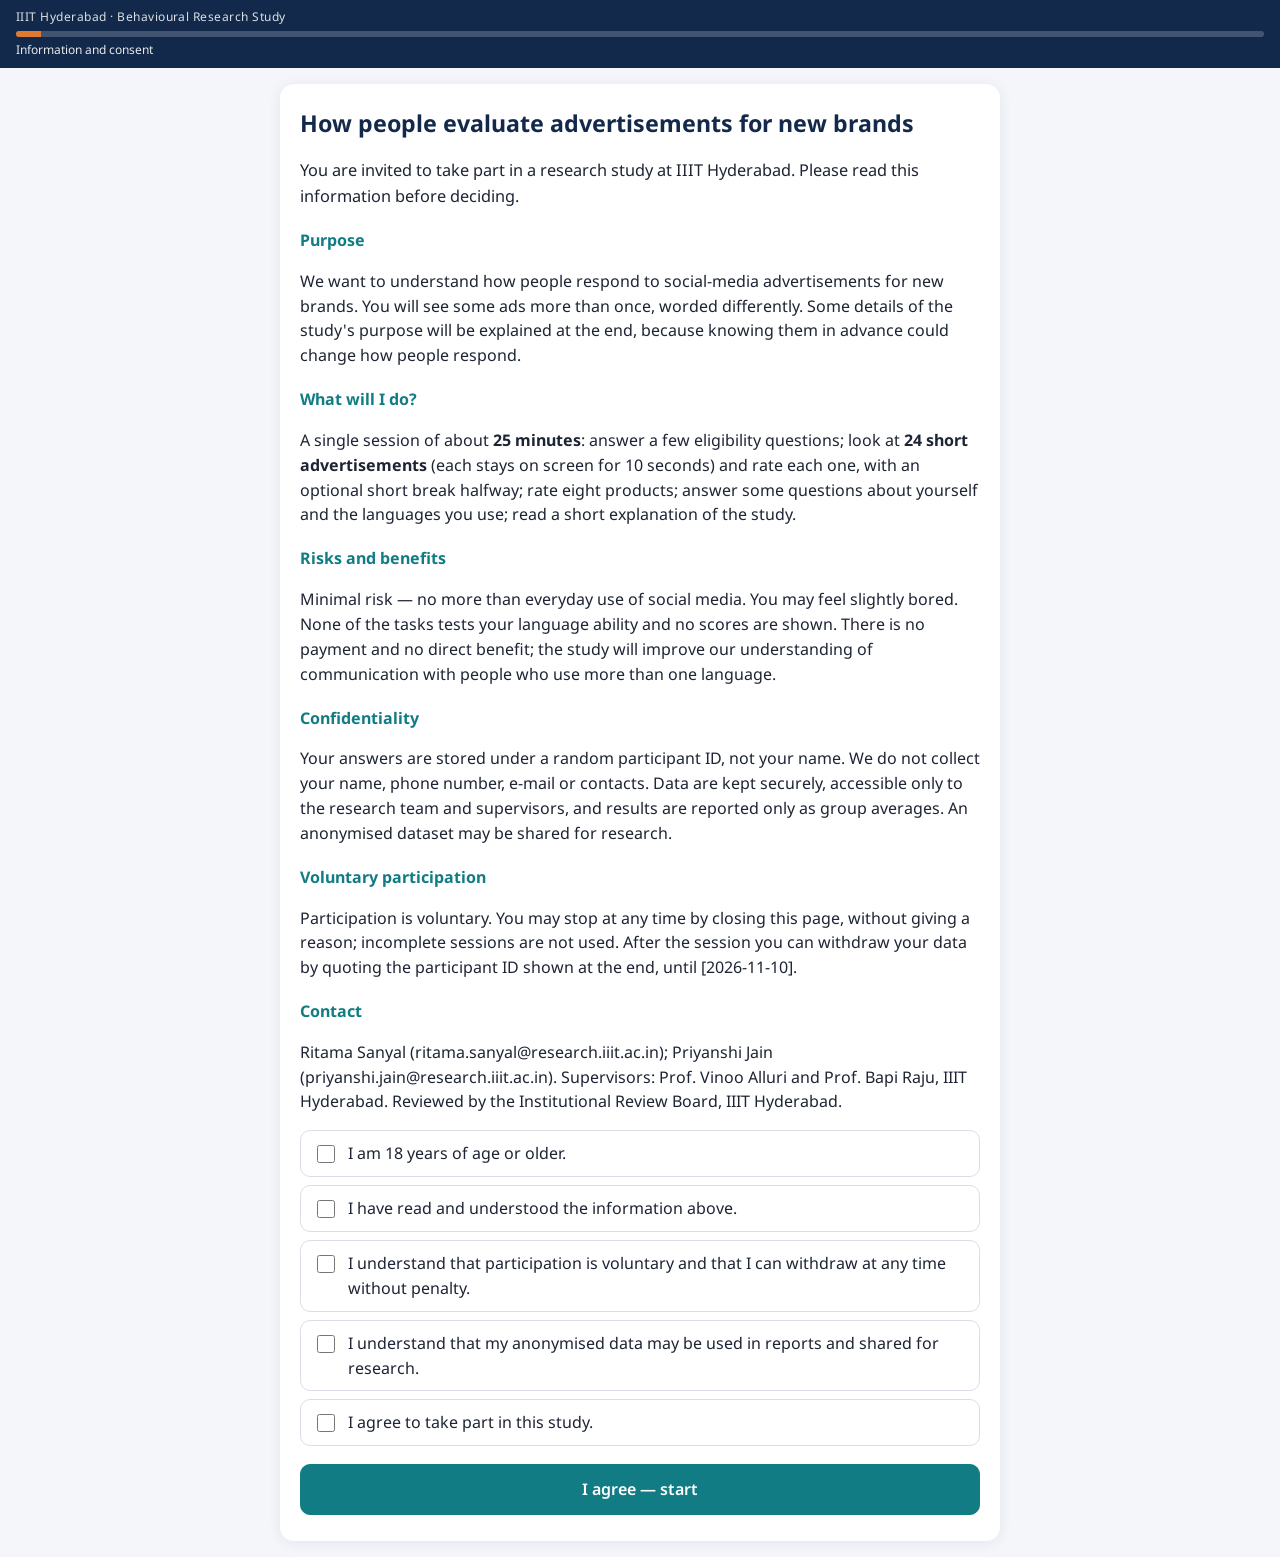
<file: index.html>
<!doctype html>
<html lang="en">
<head>
  <meta charset="utf-8">
  <meta name="viewport" content="width=device-width, initial-scale=1, viewport-fit=cover">
  <meta name="robots" content="noindex, nofollow">
  <title>Advertisements for new brands — IIIT Hyderabad study</title>
  <link rel="preconnect" href="https://fonts.googleapis.com">
  <link rel="preconnect" href="https://fonts.gstatic.com" crossorigin>
  <link rel="stylesheet" href="https://fonts.googleapis.com/css2?family=Noto+Sans:wght@400;600;700&family=Noto+Sans+Devanagari:wght@400;700&display=block">
  <link rel="stylesheet" href="css/style.css">
</head>
<body>
  <header class="topbar">
    <div class="brandline">IIIT Hyderabad · Behavioural Research Study</div>
    <div class="progress" aria-label="progress"><div id="progress-fill"></div></div>
    <div id="progress-label" class="progress-label"></div>
  </header>
  <main id="app" aria-live="polite">
    <section class="card"><p>Loading…</p>
      <noscript><p>This study needs JavaScript. Please enable it or use another browser.</p></noscript>
    </section>
  </main>
  <script src="js/config.js"></script>
  <script src="js/questionnaire.js"></script>
  <script src="js/sequences.js"></script>
  <script src="js/ads.js"></script>
  <script src="js/storage.js"></script>
  <script src="js/app.js"></script>
</body>
</html>
</file>
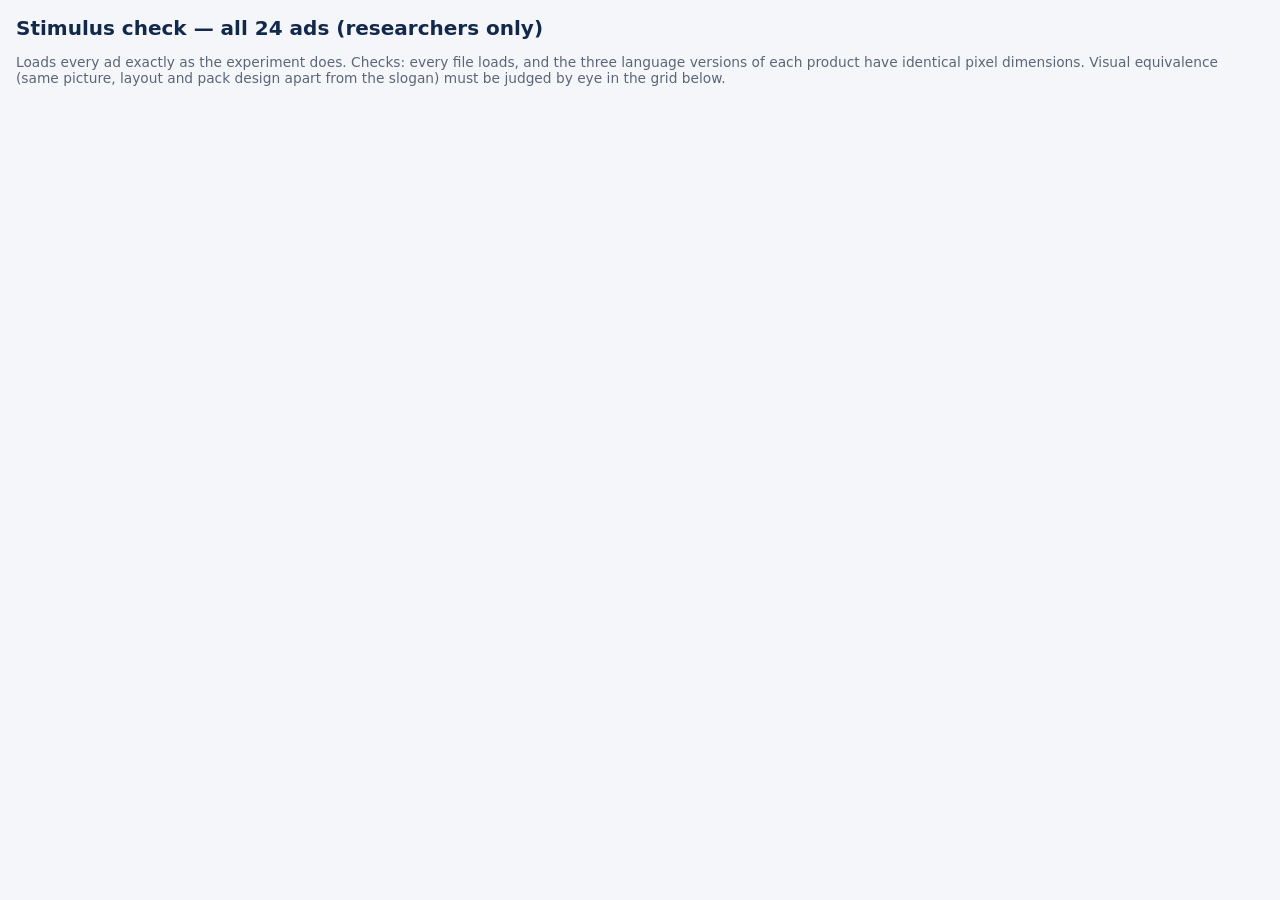
<file: stimuli_check.html>
<!doctype html>
<html lang="en">
<head>
  <meta charset="utf-8">
  <meta name="viewport" content="width=device-width, initial-scale=1">
  <meta name="robots" content="noindex, nofollow">
  <title>Stimulus check (researchers only)</title>
  <link rel="stylesheet" href="css/style.css">
  <style>
    body { padding: 16px; }
    .grid { display: grid; grid-template-columns: repeat(3, minmax(0, 1fr)); gap: 10px; max-width: 1200px; }
    .cell img { width: 100%; aspect-ratio: 16/9; object-fit: cover; border-radius: 6px; display: block; }
    .cap { font-size: 12px; color: #5C6578; margin: 3px 0 8px; }
    .rowhead { grid-column: 1 / -1; font-weight: 700; color: #13294B; margin-top: 8px; }
    table { border-collapse: collapse; margin: 12px 0; font-size: 13px; }
    td, th { border: 1px solid #D9DEE7; padding: 4px 8px; text-align: left; }
    .FAIL { color: #C0392B; font-weight: 700; } .PASS { color: #1E8449; font-weight: 700; }
  </style>
</head>
<body>
  <h2>Stimulus check — all 24 ads (researchers only)</h2>
  <p class="small">Loads every ad exactly as the experiment does. Checks: every file loads, and the three language
    versions of each product have identical pixel dimensions. Visual equivalence (same picture, layout and pack design
    apart from the slogan) must be judged by eye in the grid below.</p>
  <div id="out"></div>
  <script src="js/config.js"></script>
  <script>
  (async function () {
    const out = document.getElementById("out");
    const grid = document.createElement("div"); grid.className = "grid";
    const res = {};
    let allOK = true;
    for (const [slot, pr] of Object.entries(STUDY.products)) {
      grid.insertAdjacentHTML("beforeend", `<div class="rowhead">${slot} · ${pr.brand} · ${pr.product} (${pr.category})</div>`);
      res[slot] = [];
      for (const lang of ["E", "H", "X"]) {
        const img = new Image(); img.src = STUDY.adImage(slot, lang);
        let ok = true; try { await img.decode(); } catch (e) { ok = false; }
        res[slot].push({ lang, ok, w: img.naturalWidth, h: img.naturalHeight });
        const c = document.createElement("div"); c.className = "cell";
        c.innerHTML = `<img src="${img.src}" alt=""><div class="cap">${lang}: ${pr.slogans[lang]} — ${ok ? img.naturalWidth + "×" + img.naturalHeight : "NOT LOADED"}</div>`;
        grid.appendChild(c);
      }
    }
    let html = "<table><tr><th>Product</th><th>Loaded E/H/X</th><th>Size E/H/X</th><th>Result</th></tr>";
    for (const [slot, v] of Object.entries(res)) {
      const ok = v.every(x => x.ok) && new Set(v.map(x => x.w + "x" + x.h)).size === 1;
      allOK = allOK && ok;
      html += `<tr><td>${slot} ${STUDY.products[slot].brand}</td><td>${v.map(x => x.ok ? "yes" : "NO").join(" / ")}</td>
        <td>${v.map(x => x.w + "×" + x.h).join(" / ")}</td><td class="${ok ? "PASS" : "FAIL"}">${ok ? "PASS" : "FAIL"}</td></tr>`;
    }
    out.innerHTML = html + "</table>";
    out.appendChild(grid);
    document.body.dataset.result = allOK ? "PASS" : "FAIL";
    document.body.dataset.summary = JSON.stringify(res);
  })();
  </script>
</body>
</html>
</file>
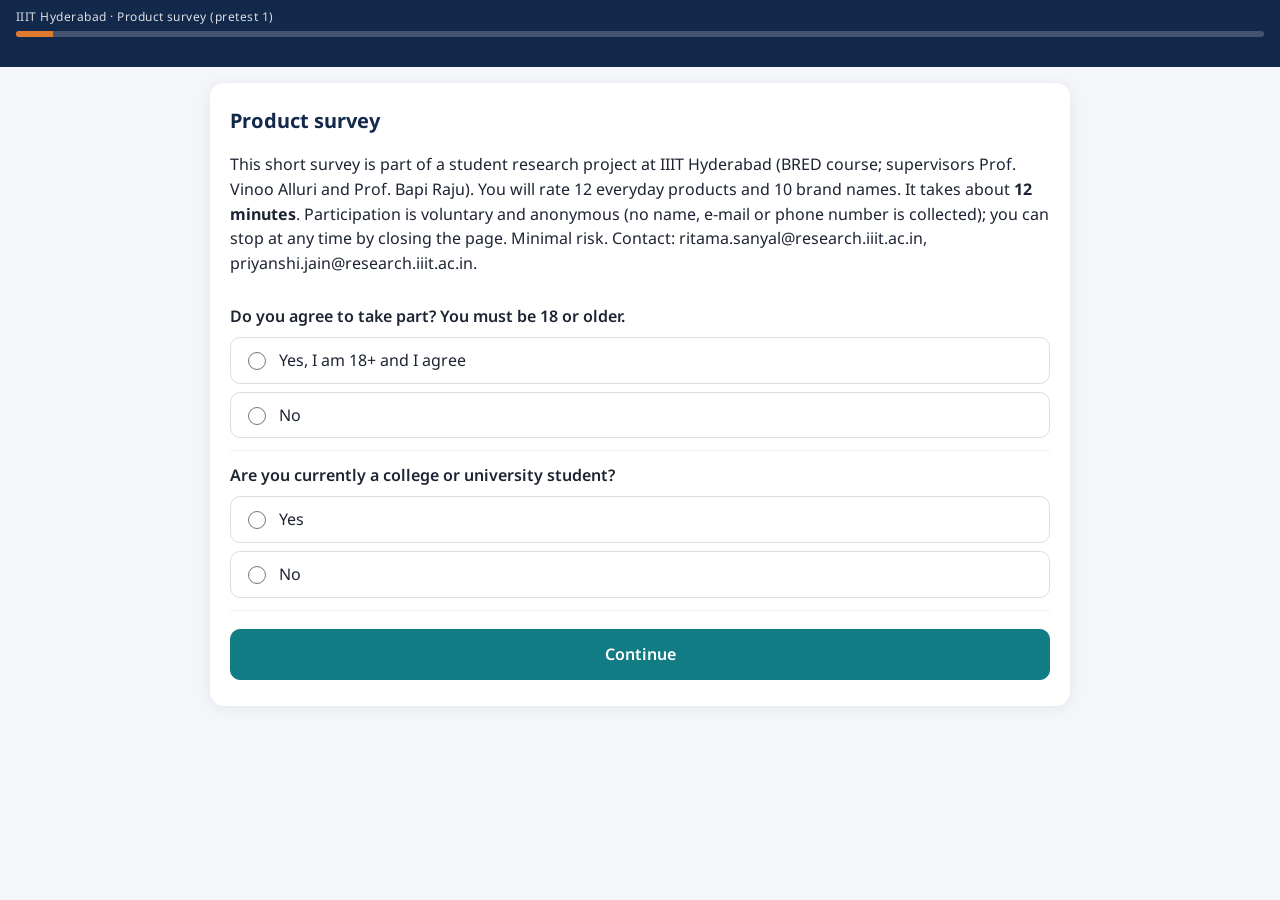
<file: pretests/product_pretest.html>
<!doctype html>
<html lang="en">
<head>
  <meta charset="utf-8"><meta name="viewport" content="width=device-width, initial-scale=1"><meta name="robots" content="noindex, nofollow">
  <title>Product survey — IIIT Hyderabad</title>
  <link rel="stylesheet" href="https://fonts.googleapis.com/css2?family=Noto+Sans:wght@400;600;700&display=swap">
  <link rel="stylesheet" href="../css/style.css">
</head>
<body>
<header class="topbar"><div class="brandline">IIIT Hyderabad · Product survey (pretest 1)</div>
  <div class="progress"><div id="progress-fill"></div></div><div class="progress-label"></div></header>
<main id="app"><section class="card"><p>Loading…</p></section></main>
<script src="../js/config.js"></script>
<script src="pretest.js"></script>
<script>
/* PRODUCT PRETEST (separate sample, ~30 college students; ~10 min)
   Purpose: objective selection of 2 necessities + 2 luxuries for the main study.
   Products: the 8 study products (4 intended necessities, 4 intended luxuries) plus
   4 filler/alternative goods, so that classification is not obvious from the list.
   Measures per product: luxury-necessity (Bearden & Etzel, 1982, 6 points, as in K&A
   pretest 3); familiarity; own purchase frequency; expected price band; liking;
   importance of country of origin (K&A selection criterion iv); social visibility
   (Bearden & Etzel's public-private dimension); relevance of sophistication and
   belongingness (K&A pretest 2). Then brand-name familiarity/pronounceability. */
// first 8 = study products (names must match tools/select_products.py STUDY_PRODUCTS); last 4 = alternatives
const CANDIDATES = ["Detergent powder", "Toothpaste", "Atta (wheat flour)", "Cooking oil",
  "Chocolate bar", "Ice cream (tub)", "Perfume", "Sunglasses",
  "Bath soap", "Shampoo", "Potato chips", "Soft drink (cola)"];
const BRANDS = ["Brevano", "Corvane", "Millora", "Olivaro", "Velmora", "Zelvia", "Aurévia", "Solvane",
  "Colgate", "Amul"];  // last two = real-brand controls

(async () => {
  const P = PRETEST;
  if (!(await P.consentPage("Product survey", "You will rate 12 everyday products and 10 brand names.", 12))) return P.notEligible();
  const rows = [];
  const order = P.shuffle(CANDIDATES);
  for (let i = 0; i < order.length; i++) {
    const prod = order[i];
    const r = await P.page(`Product ${i + 1} of ${order.length}: <span style="color:var(--teal)">${prod}</span>`,
      "<p class='small'>Think about this type of product in general, not a particular brand.</p>", [
      { id: "luxnec", type: "scale", n: 6, q: "Is this product a luxury or a necessity?", l: "1 = A luxury for everyone", r: "6 = A necessity for everyone" },
      { id: "familiar", type: "scale", n: 7, q: "How familiar are you with this type of product?", l: "Not at all familiar", r: "Extremely familiar" },
      { id: "buy_freq", type: "radio", q: "How often do you buy this type of product yourself?",
        options: ["Never", "Less than once a month", "About once a month", "Several times a month", "Weekly or more"] },
      { id: "price_band", type: "radio", q: "What would you expect to pay for one regular pack?",
        options: ["Under ₹50", "₹50–99", "₹100–199", "₹200–399", "₹400–799", "₹800 or more"] },
      { id: "liking", type: "scale", n: 7, q: "How much do you like this type of product?", l: "Dislike a lot", r: "Like a lot" },
      { id: "coo_matters", type: "scale", n: 7, q: "When buying it, how much does the country a brand comes from matter to you?", l: "Not at all", r: "Very much" },
      { id: "visibility", type: "scale", n: 7, q: "When you use it, how visible is it to other people?", l: "Used privately", r: "Used publicly" },
      { id: "imp_soph", type: "scale", n: 7, q: "When choosing a brand of this product, how important is it that the brand feels <b>sophisticated and global</b>?", l: "Not important", r: "Very important" },
      { id: "imp_belong", type: "scale", n: 7, q: "When choosing a brand of this product, how important is it that the brand feels <b>close and friendly</b>?", l: "Not important", r: "Very important" }
    ], 5 + 70 * i / order.length);
    rows.push(Object.assign({ row_type: "product", item: prod, presentation_pos: i + 1 }, r));
  }
  const bOrder = P.shuffle(BRANDS);
  for (let i = 0; i < bOrder.length; i++) {
    const b = bOrder[i];
    const r = await P.page(`Brand name ${i + 1} of ${bOrder.length}: <span style="color:var(--teal)">${b}</span>`, "", [
      { id: "heard", type: "radio", q: `Have you heard of a brand called <b>${b}</b> before?`, options: ["Yes", "No", "Not sure"] },
      { id: "reminds", type: "text", required: false, q: "Does this name remind you of any brand you know? If yes, which one?" },
      { id: "pronounce", type: "scale", n: 7, q: "How easy is this name to pronounce?", l: "Very difficult", r: "Very easy" },
      { id: "origin_guess", type: "radio", q: "Where do you think a brand with this name comes from?",
        options: ["India", "Another country", "No idea"] }
    ], 76 + 18 * i / bOrder.length);
    rows.push(Object.assign({ row_type: "brand", item: b, presentation_pos: i + 1, real_brand_control: ["Colgate", "Amul"].includes(b) ? 1 : 0 }, r));
  }
  const d = await P.page("About you", "", [
    { id: "age", type: "radio", q: "Age", options: ["18–20", "21–23", "24–26", "27+"] },
    { id: "gender", type: "radio", q: "Gender", options: ["Woman", "Man", "Non-binary / another gender", "Prefer not to say"] }
  ], 96);
  rows.forEach(r => Object.assign(r, d));
  P.submit("products", rows);
})();
</script>
</body>
</html>
</file>
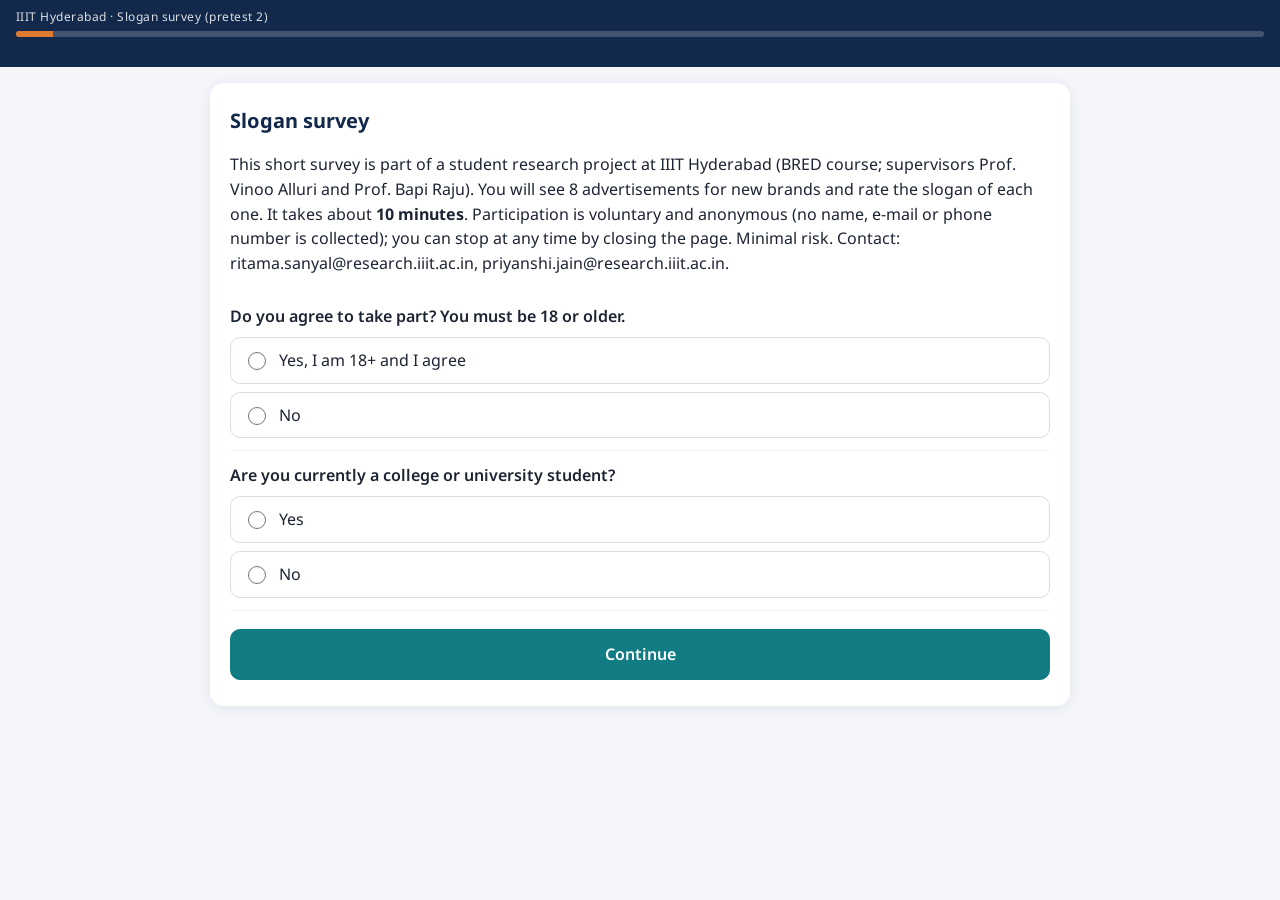
<file: pretests/slogan_pretest.html>
<!doctype html>
<html lang="en">
<head>
  <meta charset="utf-8"><meta name="viewport" content="width=device-width, initial-scale=1"><meta name="robots" content="noindex, nofollow">
  <title>Slogan survey — IIIT Hyderabad</title>
  <link rel="stylesheet" href="https://fonts.googleapis.com/css2?family=Noto+Sans:wght@400;600;700&family=Noto+Sans+Devanagari:wght@400;700&display=block">
  <link rel="stylesheet" href="../css/style.css">
  <style>.slogan-show{font-size:1.5rem;font-weight:700;color:var(--navy);padding:14px;background:#F7F9FC;border-radius:10px;text-align:center;margin:8px 0}
         .slogan-show[lang=hi]{font-family:"Noto Sans Devanagari",sans-serif}
         .ad-show{display:block;width:100%;aspect-ratio:16/9;object-fit:cover;border-radius:8px;margin:8px 0}</style>
</head>
<body>
<header class="topbar"><div class="brandline">IIIT Hyderabad · Slogan survey (pretest 2)</div>
  <div class="progress"><div id="progress-fill"></div></div><div class="progress-label"></div></header>
<main id="app"><section class="card"><p>Loading…</p></section></main>
<script src="../js/config.js"></script>
<script src="pretest.js"></script>
<script>
/* SLOGAN PRETEST (separate sample, ~36 college students = 12 per list; ~10 min)
   Replicates Krishna & Ahluwalia (2008) pretest 4: each participant rates ONE language
   version of each product's slogan (clarity, appeal, flow; 7-point), so that versions are
   compared between participants, without side-by-side comparison. Added: naturalness and
   an open paraphrase to check meaning equivalence (coded blind by two researchers).
   The finished ad image is shown (the slogan is part of the image), so the pretest also
   catches visual differences between language versions.
   List assignment: Latin square — list k shows product slot i in language LANGS[(i + k) % 3],
   so every participant sees every language 2-3 times and each version is rated by 1/3 of
   the sample. Products and images come from js/config.js (single source of truth). */
const LANGS = ["E", "H", "X"];
(async () => {
  const P = PRETEST;
  if (!(await P.consentPage("Slogan survey", "You will see 8 advertisements for new brands and rate the slogan of each one.", 10))) return P.notEligible();
  const list = Number(new URLSearchParams(location.search).get("list")) || (1 + P.rnd(3));   // 1..3
  const SLOTS = Object.keys(STUDY.products);
  const slots = P.shuffle(SLOTS);
  const rows = [];
  for (let n = 0; n < slots.length; n++) {
    const slot = slots[n], idx = SLOTS.indexOf(slot);
    const lang = LANGS[(idx + list - 1) % 3];
    const pr = STUDY.products[slot];
    const r = await P.page(`Ad ${n + 1} of ${slots.length}`,
      `<p>A new <b>${pr.product}</b> brand, <b>${pr.brand}</b>, plans to use this ad. Please focus on its <b>slogan</b>:</p>
       <img class="ad-show" src="../${STUDY.adImage(slot, lang)}" alt="ad">`, [
      { id: "clarity", type: "scale", n: 7, q: "How clearly does the slogan communicate its meaning?", l: "Not at all clearly", r: "Very clearly" },
      { id: "appeal", type: "scale", n: 7, q: "How appealing is the slogan?", l: "Not at all appealing", r: "Very appealing" },
      { id: "flow", type: "scale", n: 7, q: "How well does the slogan flow?", l: "Does not flow well", r: "Flows very well" },
      { id: "natural", type: "scale", n: 7, q: "How natural does the wording sound — like something a real brand in India would say?", l: "Very unnatural", r: "Very natural" },
      { id: "paraphrase", type: "text", q: "In your own words (in English), what is the slogan saying?" }
    ], 10 + 80 * n / slots.length);
    rows.push(Object.assign({ list, slot, product: pr.product, language: lang, slogan: pr.slogans[lang], presentation_pos: n + 1 }, r));
  }
  const d = await P.page("About you", "", [
    { id: "hindi_read", type: "scale", n: 11, start: 0, q: "Your proficiency in reading Hindi in Devanagari script", l: "0 = none", r: "10 = perfect" },
    { id: "english_read", type: "scale", n: 11, start: 0, q: "Your proficiency in reading English", l: "0 = none", r: "10 = perfect" }
  ], 95);
  rows.forEach(r => Object.assign(r, d));
  P.submit("slogans", rows);
})();
</script>
</body>
</html>
</file>
<file: css/style.css>
/* Hinglish Sells? — experiment styles. Mobile-first, no external CSS frameworks. */
:root {
  --navy: #13294B; --teal: #127C84; --ink: #1D2433; --muted: #5C6578;
  --line: #D9DEE7; --bg: #F4F6FA; --card: #FFFFFF; --warm: #E07A2F; --bad: #C0392B; --good: #1E8449;
  --radius: 14px;
  font-family: "Noto Sans", "Noto Sans Devanagari", system-ui, -apple-system, "Segoe UI", sans-serif;
  color: var(--ink);
}
* { box-sizing: border-box; }
html, body { margin: 0; background: var(--bg); }
body { min-height: 100vh; -webkit-text-size-adjust: 100%; }

/* top bar + progress */
.topbar { position: sticky; top: 0; z-index: 5; background: var(--navy); color: #fff; padding: 8px 16px 10px; }
.brandline { font-size: 12px; letter-spacing: .04em; opacity: .85; }
.progress { height: 6px; background: rgba(255,255,255,.2); border-radius: 3px; margin-top: 6px; overflow: hidden; }
#progress-fill { height: 100%; width: 0; background: var(--warm); transition: width .4s ease; }
.progress-label { font-size: 12px; margin-top: 4px; min-height: 16px; opacity: .9; }

main { padding: 16px; display: flex; justify-content: center; }
.card { background: var(--card); border-radius: var(--radius); box-shadow: 0 2px 14px rgba(19,41,75,.08);
        padding: 22px 20px 26px; width: 100%; max-width: 720px; line-height: 1.55; }
.card.wide { max-width: 860px; }
h1 { font-size: 1.45rem; color: var(--navy); margin: 0 0 .5rem; }
h2 { font-size: 1.25rem; color: var(--navy); margin: 0 0 .6rem; }
h3 { font-size: 1rem; color: var(--teal); margin: 1.2rem 0 .3rem; }
.lead { font-size: 1.02rem; }
.small { font-size: .86rem; color: var(--muted); }
.opt { color: var(--muted); font-weight: 400; font-size: .85rem; }
.err { color: var(--bad); font-weight: 600; }
.ok { color: var(--good); font-weight: 600; }
.warn { background: #FFF4E5; border: 1px solid #F2C38B; padding: 10px 14px; border-radius: 10px; }
.pid { font-family: ui-monospace, Consolas, monospace; font-size: 1.05rem; letter-spacing: .05em; }

.btn { font: inherit; border: 1px solid var(--line); background: #fff; color: var(--navy); padding: 12px 20px;
       border-radius: 10px; cursor: pointer; margin-top: 18px; min-height: 46px; }
.btn.primary { background: var(--teal); border-color: var(--teal); color: #fff; font-weight: 600; width: 100%; }
.btn:disabled { opacity: .6; cursor: default; }
.btn.withdraw { color: var(--bad); border-color: #E8B4AE; }

/* questions */
.q { padding: 12px 0; border-bottom: 1px solid #EEF1F5; }
.q.missing { background: #FFF5F4; border-left: 4px solid var(--bad); padding-left: 10px; }
.q-text { font-weight: 600; margin-bottom: 8px; }
.choices { display: grid; gap: 8px; }
.choice { display: flex; gap: 10px; align-items: flex-start; padding: 10px 12px; border: 1px solid var(--line);
          border-radius: 10px; cursor: pointer; background: #fff; }
.choice:has(input:checked) { border-color: var(--teal); background: #EAF6F6; }
.choice input { margin-top: 4px; accent-color: var(--teal); width: 18px; height: 18px; flex: none; }
.consent-box { margin-top: 16px; display: grid; gap: 8px; }
input.num, input[type=text], textarea { font: inherit; padding: 10px; border: 1px solid var(--line); border-radius: 8px; width: 100%; max-width: 420px; }
input.num { max-width: 140px; }
.deva-big { font-family: "Noto Sans Devanagari", sans-serif; font-size: 1.4rem; font-weight: 700; color: var(--navy); margin-left: 6px; }
.pct { display: flex; flex-wrap: wrap; gap: 10px 18px; align-items: center; }
.pct label { display: flex; gap: 6px; align-items: center; }
.pct input { width: 76px; font: inherit; padding: 8px; border: 1px solid var(--line); border-radius: 8px; }
.pct-total.bad b { color: var(--bad); }

/* n-point scales (semantic differential / LEAP-Q 0-10) */
.scale { display: grid; grid-template-columns: 1fr; gap: 4px; }
.scale .anchor { font-size: .86rem; color: var(--muted); }
.scale .anchor.r { text-align: right; }
.pts { display: flex; gap: 4px; justify-content: space-between; }
.pt { flex: 1; display: flex; justify-content: center; cursor: pointer; }
.pt input { position: absolute; opacity: 0; pointer-events: none; }
.pt span { display: flex; align-items: center; justify-content: center; width: 100%; max-width: 46px; height: 40px;
           border: 1.5px solid #B9C2D0; border-radius: 9px; font-size: .9rem; color: var(--muted); background: #fff; }
.pt input:checked + span { background: var(--teal); border-color: var(--teal); color: #fff; font-weight: 700; }
.pt input:focus-visible + span { outline: 3px solid #F2B880; }
@media (min-width: 640px) {
  .scale { grid-template-columns: 150px 1fr 150px; align-items: center; gap: 10px; }
  .scale .anchor.l { text-align: right; }
  .scale .anchor.r { text-align: left; }
}

/* rating page */
.rate-head { display: flex; gap: 10px; align-items: center; margin-bottom: 6px; flex-wrap: wrap; }
.pill { background: var(--navy); color: #fff; border-radius: 99px; padding: 3px 12px; font-size: .85rem; font-weight: 600; }
.rblock { margin-top: 14px; }
.rprompt { font-weight: 700; color: var(--navy); margin-bottom: 4px; }
.ritem { padding: 8px 6px; border-radius: 8px; }
.ritem:nth-child(even) { background: #F7F9FC; }
.ritem.missing { background: #FFF1EF; box-shadow: inset 4px 0 0 var(--bad); }
.attn-text { font-size: .9rem; font-weight: 600; margin-bottom: 4px; }

/* instructions */
.brands { display: grid; grid-template-columns: repeat(auto-fit, minmax(140px, 1fr)); gap: 10px; margin: 12px 0; }
.brand-card { border-left: 6px solid var(--teal); background: #F7F9FC; border-radius: 10px; padding: 10px 12px; display: grid; }
.brand-card b { font-size: 1.05rem; letter-spacing: .04em; }
.brand-card span { color: var(--muted); font-size: .9rem; text-transform: capitalize; }
.steps li { margin-bottom: 6px; }
.example { background: #F7F9FC; border-radius: 10px; padding: 10px 12px; margin-top: 10px; }

/* ===== exposure stage & ad template ===== */
.stage { width: 100%; min-height: calc(100vh - 120px); display: flex; flex-direction: column; align-items: center; justify-content: center; }
.fix { color: var(--muted); font-size: 1.1rem; letter-spacing: .05em; }
.exp-timer { width: min(96vw, calc((100vh - 120px) * 16 / 9), 960px); height: 4px; background: #E3E7EE; border-radius: 2px; margin-top: 14px; overflow: hidden; }
.exp-timer i { display: block; height: 100%; width: 0; background: #9AA6B8; }
.exp-timer.run i { animation: fill linear forwards; }
@keyframes fill { from { width: 0 } to { width: 100% } }

/* Image ads (16:9). Every ad is shown at the same size on a given screen:
   the largest 16:9 box that fits the viewport (max 960 px wide). */
.ad { width: min(96vw, calc((100vh - 120px) * 16 / 9), 960px); aspect-ratio: 16 / 9; position: relative;
      overflow: hidden; border-radius: 8px; box-shadow: 0 6px 26px rgba(0,0,0,.14); background: #e9edf2;
      user-select: none; -webkit-user-select: none; }
.ad img { display: block; width: 100%; height: 100%; object-fit: cover; pointer-events: none; }

.toast { position: fixed; bottom: 22px; left: 50%; transform: translateX(-50%); background: var(--navy); color: #fff;
         padding: 10px 16px; border-radius: 10px; z-index: 20; font-size: .92rem; max-width: 90vw; }
</file>
